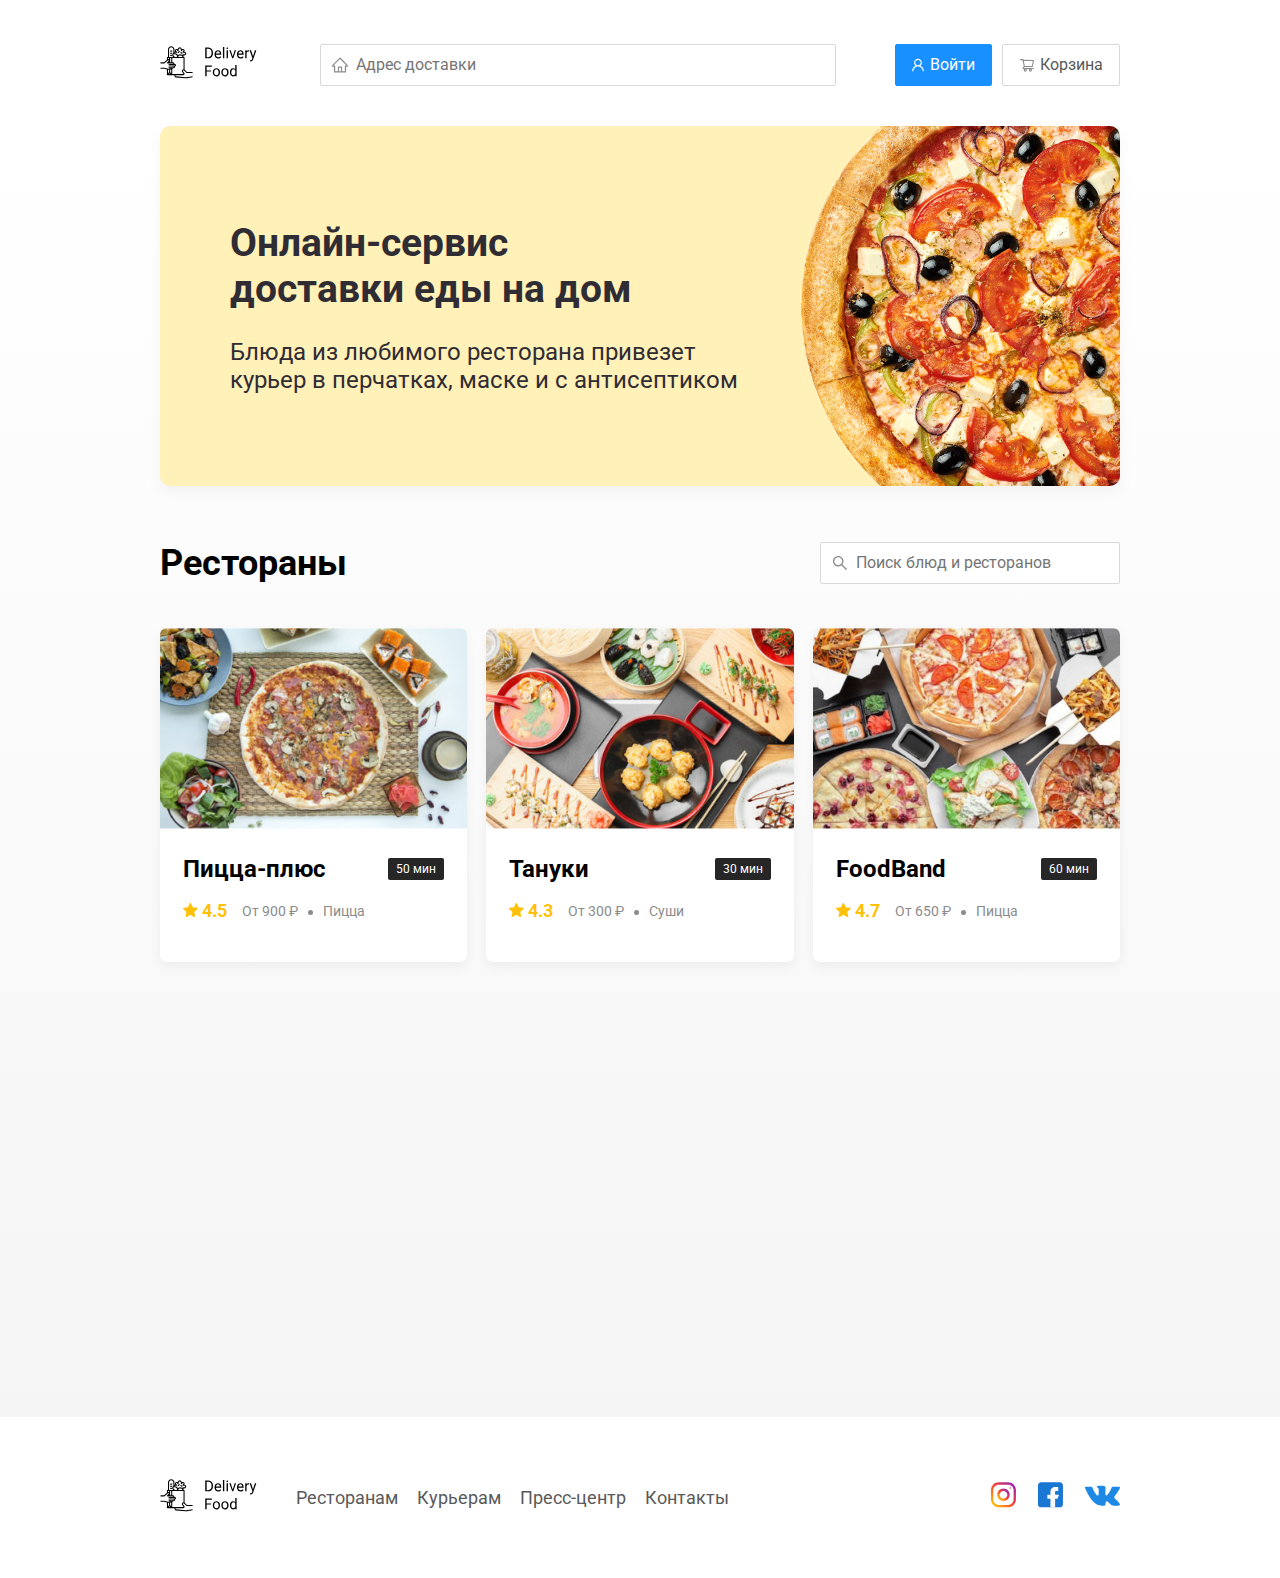
<file: index.html>
<!DOCTYPE html>
<html lang="en">
<head>
    <meta charset="UTF-8">
    <meta name="viewport" content="width=device-width, initial-scale=1.0">
    <title>Delivery Food - доставка еды на дом</title>
    <link href="https://fonts.googleapis.com/css2?family=Roboto:wght@400;700&display=swap" rel="stylesheet">
    <link rel="stylesheet" href="css/normalize.css">
    <link rel="stylesheet" href="css/animate.css">
    <link rel="stylesheet" href="css/style.css">
</head>
<body>
    <!-- container -->
    <div class="container">
        <!-- header section -->
        <header class="header">
            <a href="index.html" class="logo"><img src="img/logo.svg" alt="logo"></a>
            <input type="text" class="input input-address" placeholder="Адрес доставки">
            <div class="buttons">
                <button class="button button-primary">
                    <img src="img/user.svg" alt="user" class="button-icon">
                    <span class="button-text">Войти</span>
                </button>
                <button class="button" id="cart-button">
                    <img src="img/shopping-cart.svg" alt="shoppping-cart" class="button-icon">
                    <span class="button-text">Корзина</span>
                </button>
            </div>
        </header>
    </div>
    <!-- /.container -->
    <main class="main">
        <div class="container">
            <!-- promo section -->
            <section class="promo">
                <h1 class="promo-title">Онлайн-сервис<br>доставки еды на дом</h1>
                <p class="promo-text">Блюда из любимого ресторана привезет курьер в перчатках, маске и с антисептиком</p>
            </section>

            <!-- restaurants section -->
            <section class="restaurants">
                <div class="section-heading">
                    <h2 class="section-title">Рестораны</h2>
                    <input type="text" class="input input-search" placeholder="Поиск блюд и ресторанов">
                </div>
                <!-- restaurant cards -->
                <div class="cards">
                    <a href="restaurant.html" class="card wow fadeInUp" data-wow-delay="0.2s"">
                        <img src="img/pizzaPlus.jpg" alt="image" class="card-image">
                        <div class="card-text">
                            <div class="card-heading">
                                <h3 class="card-title">Пицца-плюс</h3>
                                <span class="card-tag tag" >50 мин</span>
                            </div>
                            <!-- /.card-heading -->
                            <div class="card-info">
                                <div class="rating"><img src="img/rating.svg" alt="rating" class="rating-star"> 4.5</div>
                                <div class="price">От 900 ₽</div>
                                <div class="category">Пицца</div>
                            </div>
                        </div>
                        <!-- /.card-text -->
                    </a>
                    <!-- /.card -->

                    <a href="restaurant.html" class="card wow fadeInUp" data-wow-delay="0.4s"">
                        <img src="img/tanuki.jpg" alt="image" class="card-image">
                        <div class="card-text">
                            <div class="card-heading">
                                <h3 class="card-title">Тануки</h3>
                                <span class="card-tag tag" >30 мин</span>
                            </div>
                            <!-- /.card-heading -->
                            <div class="card-info">
                                <div class="rating"><img src="img/rating.svg" alt="rating" class="rating-star"> 4.3</div>
                                <div class="price">От 300 ₽</div>
                                <div class="category">Суши</div>
                            </div>
                        </div>
                        <!-- /.card-text -->
                    </a>
                    <!-- /.card -->

                    <a href="restaurant.html" class="card wow fadeInUp" data-wow-delay="0.6s"">
                        <img src="img/foodBand.jpg" alt="image" class="card-image">
                        <div class="card-text">
                            <div class="card-heading">
                                <h3 class="card-title">FoodBand</h3>
                                <span class="card-tag tag" >60 мин</span>
                            </div>
                            <!-- /.card-heading -->
                            <div class="card-info">
                                <div class="rating"><img src="img/rating.svg" alt="rating" class="rating-star"> 4.7</div>
                                <div class="price">От 650 ₽</div>
                                <div class="category">Пицца</div>
                            </div>
                        </div>
                        <!-- /.card-text -->
                    </a>
                    <!-- /.card -->

                    <a href="restaurant.html" class="card wow fadeInUp" data-wow-delay="0.2s"">
                        <img src="img/bird.jpg" alt="image" class="card-image">
                        <div class="card-text">
                            <div class="card-heading">
                                <h3 class="card-title">Жадина-пицца</h3>
                                <span class="card-tag tag" >50 мин</span>
                            </div>
                            <!-- /.card-heading -->
                            <div class="card-info">
                                <div class="rating"><img src="img/rating.svg" alt="rating" class="rating-star"> 3.9</div>
                                <div class="price">От 1100 ₽</div>
                                <div class="category">Пицца</div>
                            </div>
                        </div>
                        <!-- /.card-text -->
                    </a>
                    <!-- /.card -->

                    <a href="restaurant.html" class="card wow fadeInUp" data-wow-delay="0.4s"">
                        <img src="img/foodPoint.jpg" alt="image" class="card-image">
                        <div class="card-text">
                            <div class="card-heading">
                                <h3 class="card-title">Точка еды</h3>
                                <span class="card-tag tag" >25 мин</span>
                            </div>
                            <!-- /.card-heading -->
                            <div class="card-info">
                                <div class="rating"><img src="img/rating.svg" alt="rating" class="rating-star"> 4.9</div>
                                <div class="price">От 700 ₽</div>
                                <div class="category">Пицца</div>
                            </div>
                        </div>
                        <!-- /.card-text -->
                    </a>
                    <!-- /.card -->

                    <a href="restaurant.html" class="card wow fadeInUp" data-wow-delay="0.6s"">
                        <img src="img/pizzaBurger.jpg" alt="image" class="card-image">
                        <div class="card-text">
                            <div class="card-heading">
                                <h3 class="card-title">PizzaBurger</h3>
                                <span class="card-tag tag" >40 мин</span>
                            </div>
                            <!-- /.card-heading -->
                            <div class="card-info">
                                <div class="rating"><img src="img/rating.svg" alt="rating" class="rating-star"> 4.0</div>
                                <div class="price">От 200 ₽</div>
                                <div class="category">Пицца</div>
                            </div>
                        </div>
                        <!-- /.card-text -->
                    </a>
                    <!-- /.card -->
                </div>
                <!-- /.cards -->
            </section>
        </div>
    </main>

    <!-- footer -->
    <footer class="footer">
        <div class="container">
            <div class="footer-block">
                <a href="index.html" class="logo"><img src="img/logo.svg" alt="logo"></a>
                <nav class="footer-nav">
                    <a href="#" class="footer-link">Ресторанам </a>
                    <a href="#" class="footer-link">Курьерам</a>
                    <a href="#" class="footer-link">Пресс-центр</a>
                    <a href="#" class="footer-link">Контакты</a>
                </nav>
                <div class="social-links">
                    <a href="#" class="social-link"><img src="img/inst.svg" alt="instagram"></a>
                    <a href="#" class="social-link"><img src="img/fb.svg" alt="facebook"></a>
                    <a href="#" class="social-link"><img src="img/vk.svg" alt="vk"></a>
                </div>
                <!-- /.social-links -->
            </div>
            <!-- /.footer-block -->
        </div>
        <!-- /.container -->
    </footer>

    <div class="modal">
        <div class="modal-dialog">
            <div class="modal-header">
                <h3 class="modal-title">Корзина</h3>
                <button class="close">&times;</button>
            </div>
            <!-- /.modal-header -->
            <div class="modal-body">
                <div class="food-row">
                    <div class="food-name">Ролл угорь стандарт</div>
                    <strong class="food-price">250 ₽</strong>
                    <div class="food-counter">
                        <button class="counter-button">-</button>
                        <span class="counter">1</span>
                        <button class="counter-button">+</button>
                    </div>
                    <!-- /.food-counter -->
                </div>
                <!-- /.food-row -->
                <div class="food-row">
                    <div class="food-name">Ролл угорь стандарт</div>
                    <strong class="food-price">250 ₽</strong>
                    <div class="food-counter">
                        <button class="counter-button">-</button>
                        <span class="counter">1</span>
                        <button class="counter-button">+</button>
                    </div>
                    <!-- /.food-counter -->
                </div>
                <!-- /.food-row -->
                <div class="food-row">
                    <div class="food-name">Ролл угорь стандарт</div>
                    <strong class="food-price">250 ₽</strong>
                    <div class="food-counter">
                        <button class="counter-button">-</button>
                        <span class="counter">1</span>
                        <button class="counter-button">+</button>
                    </div>
                    <!-- /.food-counter -->
                </div>
                <!-- /.food-row -->
                <div class="food-row">
                    <div class="food-name">Ролл угорь стандарт</div>
                    <strong class="food-price">250 ₽</strong>
                    <div class="food-counter">
                        <button class="counter-button">-</button>
                        <span class="counter">1</span>
                        <button class="counter-button">+</button>
                    </div>
                    <!-- /.food-counter -->
                </div>
                <!-- /.food-row -->
                <div class="food-row">
                    <div class="food-name">Ролл угорь стандарт</div>
                    <strong class="food-price">250 ₽</strong>
                    <div class="food-counter">
                        <button class="counter-button">-</button>
                        <span class="counter">1</span>
                        <button class="counter-button">+</button>
                    </div>
                    <!-- /.food-counter -->
                </div>
                <!-- /.food-row -->
            </div>
            <!-- /.modal-body -->
            <div class="modal-footer">
                <span class="modal-pricetag">1250 ₽</span>
                <div class="footer-buttons">
                    <button class="button button-primary">Оформить заказ</button>
                    <button class="button">Отмена</button>
                </div>
            </div>
            <!-- /.modal-footer -->
        </div>
        <!-- /.modal-dialog -->
    </div>
    <!-- /.modal -->
    <script src="js/wow.min.js"></script>
    <script src="js/main.js"></script>
</body>
</html>
</file>
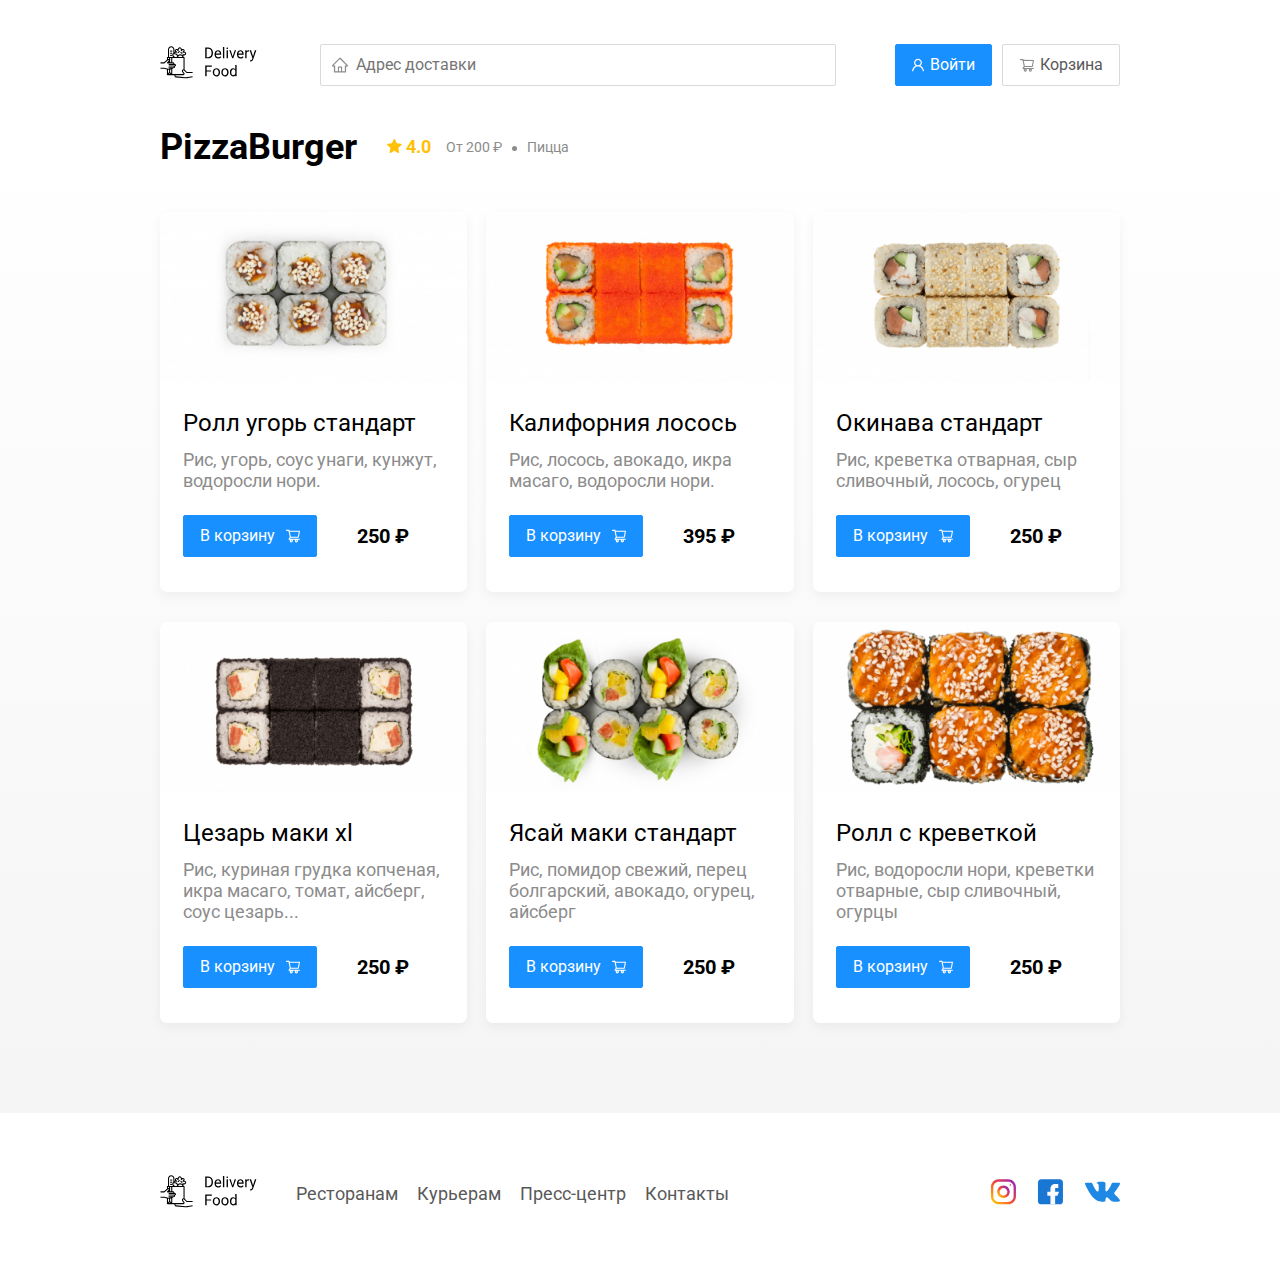
<file: restaurant.html>
<!DOCTYPE html>
<html lang="en">
<head>
    <meta charset="UTF-8">
    <meta name="viewport" content="width=device-width, initial-scale=1.0">
    <title>PizzaBurger - доставка еды на дом</title>
    <link href="https://fonts.googleapis.com/css2?family=Roboto:wght@400;700&display=swap" rel="stylesheet">
    <link rel="stylesheet" href="css/normalize.css">
    <link rel="stylesheet" href="css/animate.css">
    <link rel="stylesheet" href="css/style.css">
</head>
<body>
    <!-- container -->
    <div class="container">
        <!-- header section -->
        <header class="header">
            <a href="index.html" class="logo"><img src="img/logo.svg" alt="logo"></a>
            <input type="text" class="input input-address" placeholder="Адрес доставки">
            <div class="buttons">
                <button class="button button-primary">
                    <img src="img/user.svg" alt="user" class="button-icon">
                    <span class="button-text">Войти</span>
                </button>
                <button class="button" id="cart-button">
                    <img src="img/shopping-cart.svg" alt="shoppping-cart" class="button-icon">
                    <span class="button-text">Корзина</span>
                </button>
            </div>
        </header>
    </div>

    <!-- /.container -->
    <main class="main">
        <div class="container">
            <!-- restaurants section -->
            <section class="restaurants">
                <div class="section-heading">
                    <h2 class="section-title">PizzaBurger</h2>
                    <div class="card-info">
                        <div class="rating"><img src="img/rating.svg" alt="rating" class="rating-star"> 4.0</div>
                        <div class="price">От 200 ₽</div>
                        <div class="category">Пицца</div>
                    </div>
                </div>

                <!-- restaurant cards -->
                <div class="cards">
                    <div class="card wow fadeInUp" data-wow-delay="0.2s">
                        <img src="img/foods/roll.jpg" alt="image" class="card-image">
                        <div class="card-text">
                            <div class="card-heading">
                                <h3 class="card-title card-title-reg">Ролл угорь стандарт</h3>
                            </div>
                            <!-- /.card-heading -->
                            <div class="card-info">
                                <div class="ingredients">Рис, угорь, соус унаги, кунжут, водоросли нори.</div>
                            </div>
                            <!-- /.card-info -->
                            <div class="card-buttons">
                                <button class="button button-primary">
                                    <span class="button-card-text">В корзину</span>
                                    <img src="img/shopping-cart-white.svg" alt="shopping-cart" class="card-button-img">
                                </button>
                                <strong class="card-price-bold">250 ₽</strong>
                            </div>
                            <!-- /.card-buttons -->
                        </div>
                        <!-- /.card-text -->
                    </div>
                    <!-- /.card -->
                    <div class="card wow fadeInUp" data-wow-delay="0.4s">
                        <img src="img/foods/california.jpg" alt="image" class="card-image">
                        <div class="card-text">
                            <div class="card-heading">
                                <h3 class="card-title card-title-reg">Калифорния лосось</h3>
                            </div>
                            <!-- /.card-heading -->
                            <div class="card-info">
                                <div class="ingredients">Рис, лосось, авокадо, икра масаго, водоросли нори.</div>
                            </div>
                            <!-- /.card-info -->
                            <div class="card-buttons">
                                <button class="button button-primary">
                                    <span class="button-card-text">В корзину</span>
                                    <img src="img/shopping-cart-white.svg" alt="shopping-cart" class="card-button-img">
                                </button>
                                <strong class="card-price-bold">395 ₽</strong>
                            </div>
                            <!-- /.card-buttons -->
                        </div>
                        <!-- /.card-text -->
                    </div>
                    <!-- /.card -->
                    <div class="card wow fadeInUp" data-wow-delay="0.6s">
                        <img src="img/foods/okinawa.jpg" alt="image" class="card-image">
                        <div class="card-text">
                            <div class="card-heading">
                                <h3 class="card-title card-title-reg">Окинава стандарт</h3>
                            </div>
                            <!-- /.card-heading -->
                            <div class="card-info">
                                <div class="ingredients"> Рис, креветка отварная, сыр сливочный, лосось, огурец</div>
                            </div>
                            <!-- /.card-info -->
                            <div class="card-buttons">
                                <button class="button button-primary">
                                    <span class="button-card-text">В корзину</span>
                                    <img src="img/shopping-cart-white.svg" alt="shopping-cart" class="card-button-img">
                                </button>
                                <strong class="card-price-bold">250 ₽</strong>
                            </div>
                            <!-- /.card-buttons -->
                        </div>
                        <!-- /.card-text -->
                    </div>
                    <!-- /.card -->
                    <div class="card wow fadeInUp" data-wow-delay="0.2s">
                        <img src="img/foods/cesar.jpg" alt="image" class="card-image">
                        <div class="card-text">
                            <div class="card-heading">
                                <h3 class="card-title card-title-reg">Цезарь маки хl</h3>
                            </div>
                            <!-- /.card-heading -->
                            <div class="card-info">
                                <div class="ingredients">Рис, куриная грудка копченая, икра масаго, томат, айсберг, соус цезарь...</div>
                            </div>
                            <!-- /.card-info -->
                            <div class="card-buttons">
                                <button class="button button-primary">
                                    <span class="button-card-text">В корзину</span>
                                    <img src="img/shopping-cart-white.svg" alt="shopping-cart" class="card-button-img">
                                </button>
                                <strong class="card-price-bold">250 ₽</strong>
                            </div>
                            <!-- /.card-buttons -->
                        </div>
                        <!-- /.card-text -->
                    </div>
                    <!-- /.card --> 
                    <div class="card wow fadeInUp" data-wow-delay="0.4s">
                        <img src="img/foods/yasay.jpg" alt="image" class="card-image">
                        <div class="card-text">
                            <div class="card-heading">
                                <h3 class="card-title card-title-reg">Ясай маки стандарт</h3>
                            </div>
                            <!-- /.card-heading -->
                            <div class="card-info">
                                <div class="ingredients">Рис, помидор свежий, перец болгарский, авокадо, огурец, айсберг</div>
                            </div>
                            <!-- /.card-info -->
                            <div class="card-buttons">
                                <button class="button button-primary">
                                    <span class="button-card-text">В корзину</span>
                                    <img src="img/shopping-cart-white.svg" alt="shopping-cart" class="card-button-img">
                                </button>
                                <strong class="card-price-bold">250 ₽</strong>
                            </div>
                            <!-- /.card-buttons -->
                        </div>
                        <!-- /.card-text -->
                    </div>
                    <!-- /.card -->
                    <div class="card wow fadeInUp" data-wow-delay="0.6s">
                        <img src="img/foods/roll2.jpg" alt="image" class="card-image">
                        <div class="card-text">
                            <div class="card-heading">
                                <h3 class="card-title card-title-reg">Ролл с креветкой</h3>
                            </div>
                            <!-- /.card-heading -->
                            <div class="card-info">
                                <div class="ingredients">Рис, водоросли нори, креветки отварные, сыр сливочный, огурцы</div>
                            </div>
                            <!-- /.card-info -->
                            <div class="card-buttons">
                                <button class="button button-primary">
                                    <span class="button-card-text">В корзину</span>
                                    <img src="img/shopping-cart-white.svg" alt="shopping-cart" class="card-button-img">
                                </button>
                                <strong class="card-price-bold">250 ₽</strong>
                            </div>
                            <!-- /.card-buttons -->
                        </div>
                        <!-- /.card-text -->
                    </div>
                    <!-- /.card -->
                </div>
                <!-- /.cards -->
            </section>
        </div>
    </main>

    <!-- footer -->
    <footer class="footer">
        <div class="container">
            <div class="footer-block">
                <a href="index.html" class="logo footer-logo"><img src="img/logo.svg" alt="logo"></a>
                <nav class="footer-nav">
                    <a href="#" class="footer-link">Ресторанам </a>
                    <a href="#" class="footer-link">Курьерам</a>
                    <a href="#" class="footer-link">Пресс-центр</a>
                    <a href="#" class="footer-link">Контакты</a>
                </nav>
                <div class="social-links">
                    <a href="#" class="social-link"><img src="img/inst.svg" alt="instagram"></a>
                    <a href="#" class="social-link"><img src="img/fb.svg" alt="facebook"></a>
                    <a href="#" class="social-link"><img src="img/vk.svg" alt="vk"></a>
                </div>
                <!-- /.social-links -->
            </div>
            <!-- /.footer-block -->
        </div>
        <!-- /.container -->
    </footer>

    <div class="modal">
        <div class="modal-dialog">
            <div class="modal-header">
                <h3 class="modal-title">Корзина</h3>
                <button class="close">&times;</button>
            </div>
            <!-- /.modal-header -->
            <div class="modal-body">
                <div class="food-row">
                    <div class="food-name">Ролл угорь стандарт</div>
                    <strong class="food-price">250 ₽</strong>
                    <div class="food-counter">
                        <button class="counter-button">-</button>
                        <span class="counter">1</span>
                        <button class="counter-button">+</button>
                    </div>
                    <!-- /.food-counter -->
                </div>
                <!-- /.food-row -->
                <div class="food-row">
                    <div class="food-name">Ролл угорь стандарт</div>
                    <strong class="food-price">250 ₽</strong>
                    <div class="food-counter">
                        <button class="counter-button">-</button>
                        <span class="counter">1</span>
                        <button class="counter-button">+</button>
                    </div>
                    <!-- /.food-counter -->
                </div>
                <!-- /.food-row -->
                <div class="food-row">
                    <div class="food-name">Ролл угорь стандарт</div>
                    <strong class="food-price">250 ₽</strong>
                    <div class="food-counter">
                        <button class="counter-button">-</button>
                        <span class="counter">1</span>
                        <button class="counter-button">+</button>
                    </div>
                    <!-- /.food-counter -->
                </div>
                <!-- /.food-row -->
                <div class="food-row">
                    <div class="food-name">Ролл угорь стандарт</div>
                    <strong class="food-price">250 ₽</strong>
                    <div class="food-counter">
                        <button class="counter-button">-</button>
                        <span class="counter">1</span>
                        <button class="counter-button">+</button>
                    </div>
                    <!-- /.food-counter -->
                </div>
                <!-- /.food-row -->
                <div class="food-row">
                    <div class="food-name">Ролл угорь стандарт</div>
                    <strong class="food-price">250 ₽</strong>
                    <div class="food-counter">
                        <button class="counter-button">-</button>
                        <span class="counter">1</span>
                        <button class="counter-button">+</button>
                    </div>
                    <!-- /.food-counter -->
                </div>
                <!-- /.food-row -->
            </div>
            <!-- /.modal-body -->
            <div class="modal-footer">
                <span class="modal-pricetag">1250 ₽</span>
                <div class="footer-buttons">
                    <button class="button button-primary">Оформить заказ</button>
                    <button class="button">Отмена</button>
                </div>
            </div>
            <!-- /.modal-footer -->
        </div>
        <!-- /.modal-dialog -->
    </div>
    <!-- /.modal -->
    <script src="js/wow.min.js"></script>
    <script src="js/main.js"></script>
</body>
</html>
</file>
<file: css/style.css>
* {
    box-sizing: border-box;
}
body {
    font-family: "Roboto", sans-serif;
    padding-top: 44px;
}
.container {
    max-width: 1200px;
    margin: auto;
}
.input {
    background: #fff;
    border: 1px solid #D9D9D9;
    border-radius: 2px;
    font-size: 16px;
    line-height: 24px;
    padding: 8px;  
    padding-left: 35px;
    background-repeat: no-repeat;
    background-position: left 11px center;
}

/* header */
.header {
    display: flex;
    justify-content: space-between;
    align-items: center;
    margin-bottom: 40px;
}
.input-address {
    flex: 0.8;
    background-image: url(../img/home.svg);
}
.buttons {
    display: flex;
    align-items: center;
}
.button {
    display: flex;
    align-items: center;
    padding: 8px 16px;
    background: #fff;
    border: 1px solid #D9D9D9;
    box-shadow: 0px 0px 2px rgba(0, 0, 0, 0.0015);
    border-radius: 2px;
    color: #595959;
    font-size: 16px;
    line-height: 24px;
    cursor: pointer;
}
.button-primary {
    background: #1890FF;
    border-color: #1890FF;
    color: #fff;
    margin-right: 10px;
}
.button-icon {
    margin-right: 6px;
}
.button-card-text {
    margin-right: 10px;
}


.main {
    background: linear-gradient(180deg, rgba(245, 245, 245, 0) 1.04%, #F5F5F5 100%); 
}

/* promo section */
.promo {
    box-shadow: 0px 7px 12px rgba(158, 158, 163, 0.1);
    background: #FFF1B8 url("../img/promo-image.png") no-repeat top -100px right -247px / 924px;
    border-radius: 10px;
    padding: 68px 70px;
    margin-bottom: 56px;
}
.promo-title {
    font-style: normal;
    font-weight: bold;
    font-size: 39px;
    line-height: 46px;
    color: #302C34;
}
.promo-text {
    font-style: normal;
    font-weight: normal;
    font-size: 24px;
    line-height: 28px;
    color: #302C34;
    max-width: 538px;
}

/* restaurants section */
.restaurants {
    padding-bottom: 60px;
}
.section-heading {
    display: flex;
    align-items: center;
    margin-bottom: 44px;
}
.section-title {
    font-style: normal;
    font-weight: bold;
    font-size: 36px;
    line-height: 42px;
    color: #000;
    margin: 0;
    margin-right: 30px;
}
.input-search {
    width: 300px;
    background-image: url(../img/search.svg);
    margin-left: auto;
}
/* cards */
.cards {
    display: flex;
    flex-wrap: wrap;
    justify-content: space-between;
    align-items: stretch;
}
.card {    
    background: #FFFFFF;
    box-shadow: 0px 4px 12px rgba(0, 0, 0, 0.05);
    border-radius: 7px;
    overflow: hidden;
    margin-bottom: 30px;
    flex-basis: 32%;
    text-decoration: none;
}
.card-image {
    /* height: 250px; */
    object-fit: cover;
    width: 100%;
}
.card-text {
    padding: 20px 23px 35px;
}
.card-heading {
    display: flex;
    align-items: center;
    justify-content: space-between;
    margin-bottom: 10px;
}
.card-title {
    margin: 0;
    font-style: normal;
    font-weight: bold;
    font-size: 24px;
    line-height: 32px;
    color: #000;
}
.card-title-reg {
    font-weight: normal;
}
.card-tag {
    font-style: normal;
    font-weight: normal;
    font-size: 12px;
    line-height: 20px;
    color: #FFF;
    background: #262626;
    border-radius: 2px;
    padding: 1px 8px;
}
.card-info {
    display: flex;
    align-items: center;
    flex-wrap: wrap;
}
.card-buttons {
    margin-top: 24px;
    display: flex;
    align-items: center;
}
.card-price-bold {
    margin-left: 30px;
    font-weight: bold;
    font-size: 20px;
    line-height: 32px;
    color: #000;
}
.rating {
    margin-right: 26px;
    color: #ffc107;
    font-style: normal;
    font-weight: bold;
    font-size: 18px;
    line-height: 32px;
}
.price {
    margin-right: 10px;
}
.ingredients {
    font-size: 18px;
    line-height: 21px;
    color: #8C8C8C;
}
.price:after {
    content: "";
    width: 5px;
    height: 5px;
    background-color: #8c8c8c;
    display: inline-block;
    vertical-align: middle;
    border-radius: 50%;
    margin-left: 10px;
}
.category {
    text-overflow: ellipsis;
    overflow: hidden;
    white-space: nowrap;
    max-width: 150px;
}
.price, .category {
    font-style: normal;
    font-weight: normal;
    font-size: 18px;
    line-height: 32px;
    color: #8C8C8C;
}

/* footer */
.footer {
    padding: 60px 0;
}
.footer-block {
    display: flex;
    align-items: center;
    justify-content: space-between;
}
.footer-nav {
    margin-right: auto;
    margin-left: 35px;
}
.footer-link {
    display: inline-block;
    font-style: normal;
    font-weight: normal;
    font-size: 18px;
    line-height: 21px;
    color: #595959;
    text-decoration: none;
}
.footer-link:not(:last-child) {
    margin-right: 15px;
}
.social-links {
    display: flex;
    align-items: center;
}
.social-link:not(:last-child) {
    margin-right: 21px;
}

/* modal window*/
.modal {
    position: fixed;
    left: 0;
    top: 0;
    width: 100%;
    height: 100%;
    background: rgba(0,0,0,.4);
    display: none;
}
.is-open {
    display: flex;
}
.modal-dialog {
    max-width: 780px;
    width: 95%;
    background: #fff;
    border-radius: 5px;
    margin: auto;
    padding: 40px 45px;
}
.modal-body {
    margin-bottom: 52px;
}
.modal-header {
    display: flex;
    align-items: center;justify-content: space-between;
    margin-bottom: 45px;
}
.modal-title {
    margin: 0;
    font-weight: bold;
    font-size: 36px;
    line-height: 42px;
    color: #000;
}
.close {
    font-size: 36px;
    border: none;
    background-color: transparent;
    cursor: pointer;
}
.food-row {
    display: flex;
    align-items: flex-start;
    justify-content: space-between;
    padding-bottom: 8px;
    border-bottom: 1px solid #d9d9d9;
    margin-bottom: 15px;
}
.food-name {
    font-weight: normal;
    font-size: 18px;
    line-height: 32px;
}
.food-price {
    margin-right: 47px;
    margin-left: auto;
    font-weight: bold;
    font-size: 20px;
    line-height: 32px;
}
.food-counter {
    display: flex;
    align-items: center;
}
.counter {
    margin-left: 10px;
    margin-right: 10px;
}
.counter-button {
    display: flex;
    justify-content: center;
    align-items: center;
    width: 39px;
    height: 32px;
    background: #fff;
    border: 1px solid #40a9ff;
    box-sizing: border-box;
    border-radius: 2px;
    line-height: 22px;
    font-size: 14px;
    font-weight: normal;
    color: #40a9ff;
}
.modal-footer {
    display: flex;
    align-items: center;
    justify-content: space-between;
}
.footer-buttons {
    display: flex;
    align-items: center;
}
.modal-pricetag {
    background: #262626;
    border-radius: 5px;
    font-weight: bold;
    font-size: 20px;
    line-height: 23px;
    color: #FAFAFA;
    padding: 15px 20px;
    cursor: pointer;
}







/* media queries */
@media (max-width: 1366px) {
    .container {
        max-width: 960px;
    }
    .promo {
        background-position: center right -300px;
        background-size: 750px;
    }
    .rating {
        margin-right: 15px;
    }
    .category, .price {
        font-size: 14px;
    }
}
@media (max-width: 992px) {
    .container {
        max-width: 750px;
    }
    .promo {
        padding: 50px;
        background-position: center right -200px;
        background-size: 500px;
    }
    .promo-text {
        max-width: 400px;
        font-size: 18px;;
    }
    .card {
        flex-basis: 49%;
    }
    .footer-link {
        font-size: 16px;;
    }
}
@media (max-width: 768px) {
    .container {
        max-width: 560px;
    }
    .card-info {
        flex-wrap: wrap;
    }
    .card .rating {
        flex-basis: 100%;
    }
    .card-title {
        font-size: 18px;
    }
    .promo {
        background-position: bottom 50px right -200px;
        background-size: 400px;
    }
    .promo-title {
        font-size: 24px;
        line-height: 1.4;
    }
    .promo-text {
        margin-top: 0;
    }
}
@media (max-width: 578px) {
    .container {
        width: 90%;
    }
    .header {
        flex-wrap: wrap;
    }
    .input-address {
        margin-top: 15px;
        order: 5;
        flex: 1;
    }
    .promo {
        background-image: none;
    }
    .promo-title {
        margin-bottom: 10px;
    }
    .section-title {
        font-size: 20px;
    }
    .card {
        flex-basis: 100%;
    }
    /* .card-image {
        width: 100%;
    } */
    .footer {
        padding: 30px 0;
    }
    .footer-block {
        align-items: flex-start;
    }
    .footer-nav {
        margin-left: 0;
        margin-right: 0;
        order: 0;
        display: flex;
        flex-direction: column;
    }
    .footer-logo {
        margin-right: 15px;
        order: 1;
    }
    .social-links {
        order: 2;
    }
}
@media (max-width: 400px) {
    .button {
        min-height: 40px;
    }
    .button-text {
        display: none;
    }
    .button-icon {
        margin: 0;
    }
    .promo {
        padding: 20px;
    }
    .section-heading {
        flex-wrap: wrap;
    }
    .footer-block {
        flex-wrap: wrap;
        flex-direction: column;
        align-items: center;
    }
    .footer-logo {
        order: 0;
        margin-bottom: 20px;
    }
    .footer-nav {
        margin-bottom: 20px;
        text-align: center;
    }
    .footer-link:not(:last-child) {
        margin-right: 0;
    }
}
</file>
